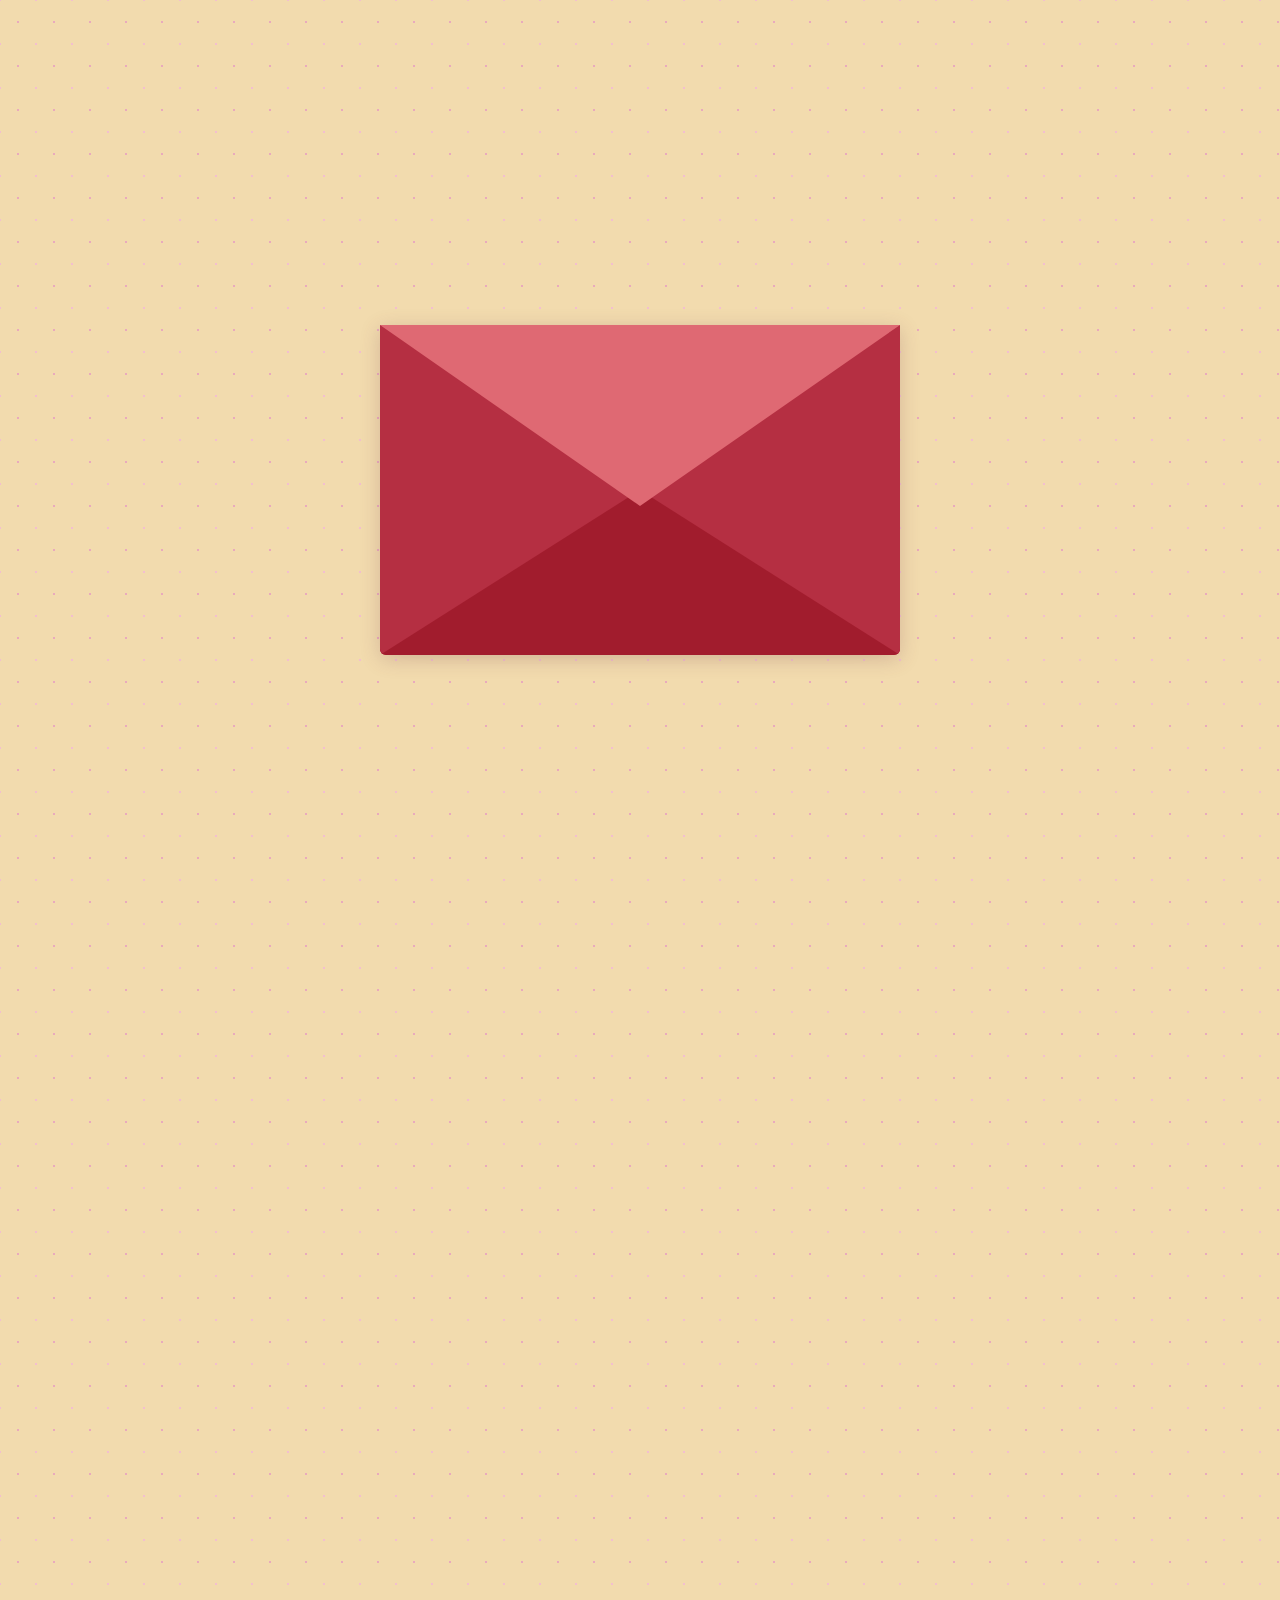
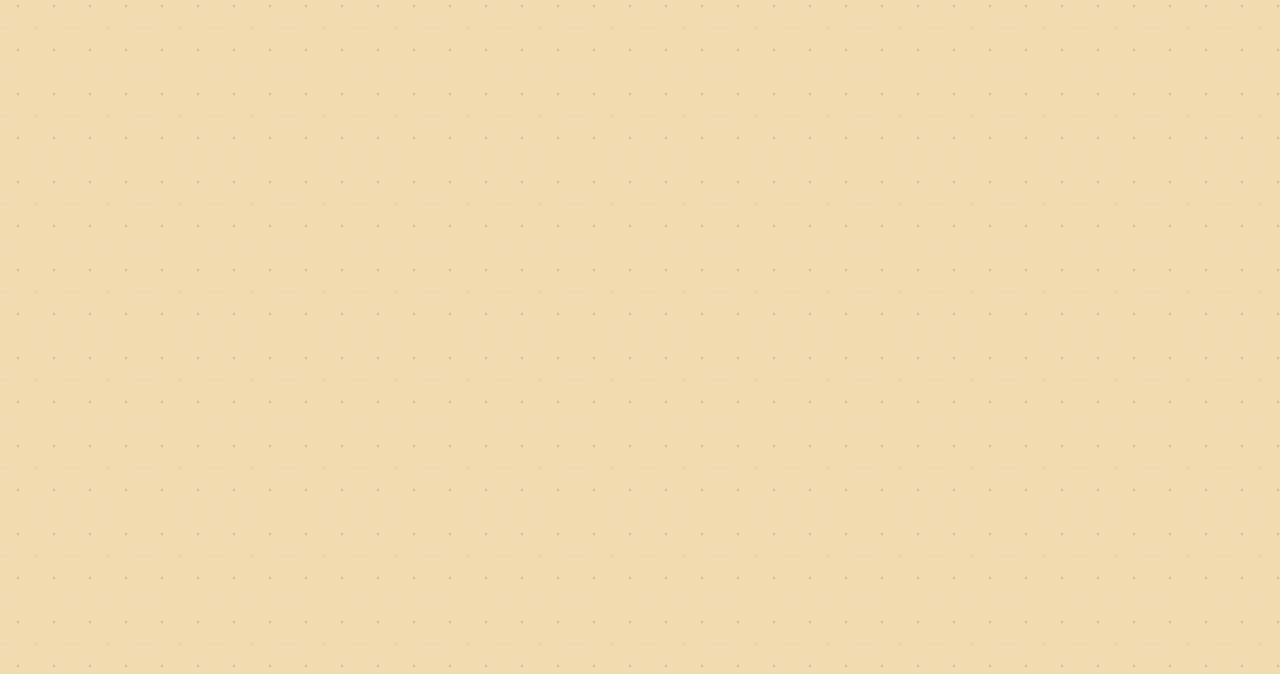
<file: index.html>
<!DOCTYPE html>
<html lang="en">
  <head>
    <meta charset="UTF-8" />
    <title>your invitation</title>
    <link rel="icon" type="image/png" href="favicon.png" />
    <link rel="preconnect" href="https://fonts.googleapis.com" />
    <link rel="preconnect" href="https://fonts.gstatic.com" crossorigin />
    <link
      href="https://fonts.googleapis.com/css2?family=Carattere&display=swap"
      rel="stylesheet" />
    <link rel="stylesheet" href="style.css" />
  </head>
  <body>
    <div class="envelope-wrapper">
      <div id="envelope" class="close" role="button" tabindex="0" aria-label="Open invitation" aria-expanded="false">
        <div class="front flap"></div>
        <div class="front pocket"></div>
        <div class="letter">
          <div class="words line">Dear Guest,</div>
        </div>
        <div class="confetti-container">
          <div class="confetti a1"></div>
          <div class="confetti a2"></div>
          <div class="confetti a3"></div>
          <div class="confetti a4"></div>
          <div class="confetti a5"></div>
        </div>
      </div>
    </div>
    <main id="invitation" class="invitation" aria-hidden="true">
      <div class="invitation-layout">
        <button class="invitation-zoom" type="button" aria-label="View invitation larger">
          <img class="invitation-image" src="invite.png" alt="Birthday party invitation" />
        </button>
        <div class="invitation-actions">
          <div class="rsvp-control">
            <a class="rsvp-link" href="https://partiful.com/e/xofQzETdqb0BGZr73idT" target="_blank" rel="noopener noreferrer" aria-label="Go to the RSVP page">
              <img src="rsvp.png" alt="RSVP" />
            </a>
            <span class="rsvp-label">rsvp</span>
          </div>
          <div class="venue-control">
            <a class="venue-link" href="https://www.google.com/maps/place/P%C3%9ARL+Barbican/@51.5205556,-0.1006305,17z/data=!3m1!4b1!4m6!3m5!1s0x48761bf60373f855:0xc0ab919cf98aa048!8m2!3d51.5205556!4d-0.0980556!16s%2Fg%2F11ms7d8zxk" target="_blank" rel="noopener noreferrer" aria-label="Open the venue location">
              <img src="venue.png" alt="Venue" />
            </a>
            <span class="venue-label">venue</span>
          </div>
          <div class="spotify-control">
            <a class="spotify-link" href="https://open.spotify.com/playlist/0o79EeUhriAtnJVMAKlaz8?si=6aa218fa9a494aad&pt=b7f5988832b7577e162b9c13f13bd283" target="_blank" rel="noopener noreferrer" aria-label="Open the Spotify playlist">
              <img src="vinyl.svg" alt="Spotify playlist" />
            </a>
            <span class="spotify-label">song requests</span>
          </div>
        </div>
      </div>
    </main>
    <div id="image-modal" class="image-modal" hidden>
      <button class="image-modal-close" type="button" aria-label="Close enlarged invitation">Close</button>
      <img src="invite.png" alt="Birthday party invitation enlarged" />
    </div>
    <script src="https://cdnjs.cloudflare.com/ajax/libs/jquery/3.5.1/jquery.min.js"></script>
    <script src="script.js"></script>
  </body>
</html>
</file>
<file: style.css>
@font-face {
  font-family: "Silk Factory";
  src: url("fonts/SilkFactory-Regular.ttf") format("truetype");
  font-weight: normal;
  font-style: normal;
}

#envelope {
  position: relative;
  width: 520px;
  height: 330px;
  border-bottom-left-radius: 6px;
  border-bottom-right-radius: 6px;
  margin-left: auto;
  margin-right: auto;
  top: 0;
  background-color: #c44755;
  box-shadow: 0 4px 20px rgba(117, 63, 78, 0.24);
}

.front {
  position: absolute;
  width: 0;
  height: 0;
  z-index: 3;
}

.flap {
  border-left: 260px solid transparent;
  border-right: 260px solid transparent;
  border-bottom: 151px solid transparent;
  border-top: 181px solid #df6973;
  transform-origin: top;
  pointer-events: none;
}

.pocket {
  border-left: 260px solid #b52f42;
  border-right: 260px solid #b52f42;
  border-bottom: 165px solid #a11c2d;
  border-top: 165px solid transparent;
  border-bottom-left-radius: 6px;
  border-bottom-right-radius: 6px;
}

.letter {
  position: relative;
  background-color: #fffdf8;
  width: 90%;
  margin-left: auto;
  margin-right: auto;
  height: 90%;
  top: 5%;
  border-radius: 6px;
  border: 2px solid #c94f5b;
  box-sizing: border-box;
  box-shadow: 0 2px 26px rgba(0, 0, 0, 0.12);
  font-family: "Carattere", cursive;
}

.letter:after {
  content: "";
  position: absolute;
  top: 0;
  bottom: 0;
  left: 0;
  right: 0;
  border: 1px solid #e56f78;
  border-radius: 3px;
  inset: 8px;
}

.words {
  position: absolute;
  left: 10%;
  width: 80%;
  height: 14%;
  background-color: transparent;
}

.words.line {
  top: 40%;
  text-align: center;
  font-size: 2.7rem;
}

.open .flap {
  transform: rotateX(180deg);
  transition: transform 0.4s ease, z-index 0.6s;
  z-index: 1;
}

.close .flap {
  transform: rotateX(0deg);
  transition: transform 0.4s 0.6s ease, z-index 1s;
  z-index: 5;
}

.close .letter {
  transform: translateY(0px);
  transition: transform 0.4s ease, z-index 1s;
  z-index: 1;
}

.open .letter {
  transform: translateY(-225px);
  transition: transform 0.4s 0.6s ease, z-index 0.6s;
  z-index: 2;
}

.confetti-container {
  position: absolute;
  top: 130px;
  left: 0;
  right: 0;
  z-index: 2;
}

.confetti {
  position: absolute;
  bottom: 0;
  width: 12px;
  height: 26px;
  border-radius: 2px;
  pointer-events: none;
}

.confetti:nth-child(1) {
  left: 20%;
  background: #ffd6e0;
  transform: rotate(18deg);
}

.confetti:nth-child(2) {
  left: 55%;
  background: #f5b6c6;
  transform: rotate(-22deg);
}

.confetti:nth-child(3) {
  left: 10%;
  background: #ffc4d2;
  transform: rotate(35deg);
}

.confetti:nth-child(4) {
  left: 72%;
  background: #eea1b5;
  transform: rotate(-12deg);
}

.confetti:nth-child(5) {
  left: 38%;
  background: #ffe5eb;
  transform: rotate(28deg);
}

.close .confetti-container .confetti {
  opacity: 0;
  animation: none;
}

.confetti.a1 {
  transform: scale(0.6);
  opacity: 0;
  animation: slideUp 4s linear 1, sideSway 2s ease-in-out 4 alternate;
  animation-fill-mode: forwards;
  animation-delay: 0.7s;
}

.confetti.a2 {
  transform: scale(1);
  opacity: 0;
  animation: slideUp 5s linear 1, sideSway 4s ease-in-out 2 alternate;
  animation-fill-mode: forwards;
  animation-delay: 0.7s;
}

.confetti.a3 {
  transform: scale(0.8);
  opacity: 0;
  animation: slideUp 7s linear 1, sideSway 2s ease-in-out 6 alternate;
  animation-fill-mode: forwards;
  animation-delay: 0.7s;
}

.confetti.a4,
.confetti.a5 {
  opacity: 0;
  animation: slideUp 6s linear 1, sideSway 3s ease-in-out 4 alternate;
  animation-fill-mode: forwards;
  animation-delay: 0.7s;
}

@keyframes slideUp {
  0% {
    top: 0;
    opacity: 0;
  }
  5% {
    opacity: 1;
  }
  100% {
    top: -600px;
    opacity: 0;
  }
}
@keyframes sideSway {
  0% {
    margin-left: 0px;
  }
  100% {
    margin-left: 50px;
  }
}
.envelope-wrapper {
  height: 100vh;
  display: flex;
  align-items: center;
  justify-content: center;
  transform: translateY(40px);
}

body {
  overflow-x: hidden;
  color: #3d3040;
  margin: 0;
  min-height: 100vh;
  background-color: #f2dbae;
  background-image: radial-gradient(#e9aabd 1px, transparent 1px), radial-gradient(#f3bfcf 1px, transparent 1px);
  background-position: 0 0, 18px 22px;
  background-size: 36px 44px;
}

.envelope-wrapper {
  max-width: 100vw;
  position: relative;
  z-index: 2;
  transition: opacity 0.7s ease, transform 0.8s ease;
}

#envelope {
  cursor: pointer;
  transition: transform 0.25s ease, box-shadow 0.25s ease;
}

#envelope:hover,
#envelope:focus-visible {
  transform: translateY(-8px) rotate(-1deg);
  box-shadow: 0 16px 30px rgba(114, 61, 50, 0.28);
  outline: none;
}

#envelope.open {
  cursor: default;
}

.open .flap,
.open .letter {
  transition-duration: 0.65s;
}

.invitation {
  display: grid;
  min-height: 100vh;
  place-items: center;
  padding: 8rem 1.5rem;
  box-sizing: border-box;
  opacity: 0;
  transform: translateY(30px);
  pointer-events: none;
  transition: opacity 0.9s ease, transform 0.9s ease;
}

.invitation-layout {
  display: grid;
  grid-template-columns: 1fr;
  justify-items: center;
  gap: 2rem;
  width: min(100%, 760px);
}

.invitation.is-visible {
  opacity: 1;
  transform: translateY(0);
  pointer-events: auto;
}

.invitation-zoom {
  display: block;
  width: min(100%, 620px);
  padding: 0;
  border: 0;
  background: transparent;
  cursor: zoom-in;
}

.invitation-image {
  display: block;
  width: 100%;
  height: auto;
  box-shadow: 12px 12px 0 rgba(217, 83, 79, 0.16);
  transition: transform 0.25s ease, box-shadow 0.25s ease;
}

.invitation-zoom:hover .invitation-image,
.invitation-zoom:focus-visible .invitation-image {
  transform: translateY(-4px);
  box-shadow: 14px 16px 0 rgba(217, 83, 79, 0.2);
}

.invitation-zoom:focus-visible {
  outline: 3px solid #d96b8a;
  outline-offset: 7px;
}

.invitation-actions {
  display: flex;
  align-items: flex-end;
  justify-content: center;
  gap: 2rem;
}

.rsvp-control {
  display: grid;
  justify-items: center;
  gap: 0.35rem;
}

.rsvp-link {
  display: block;
  width: 110px;
  filter: drop-shadow(0 8px 18px rgba(117, 63, 78, 0.2));
  transition: filter 0.2s ease;
}

.rsvp-link img {
  display: block;
  width: 100%;
  height: auto;
}

.rsvp-link:hover,
.rsvp-link:focus-visible {
  animation: rsvpShake 0.45s ease-in-out;
  outline: none;
}

.rsvp-label {
  color: #a94065;
  font-family: "Silk Factory", cursive;
  font-size: 1.25rem;
}

.spotify-link {
  display: block;
  width: 110px;
  border-radius: 50%;
  box-shadow: 0 8px 18px rgba(117, 63, 78, 0.2);
  transition: box-shadow 0.2s ease;
}

.spotify-control {
  display: grid;
  justify-items: center;
  gap: 0.35rem;
}

.spotify-label {
  color: #a94065;
  font-family: "Silk Factory", cursive;
  font-size: 1.25rem;
}

.spotify-link img {
  display: block;
  width: 100%;
  height: auto;
  border-radius: 50%;
}

.spotify-link:hover,
.spotify-link:focus-visible {
  animation: recordSpin 1.2s linear infinite;
  outline: none;
}

.venue-control {
  display: grid;
  justify-items: center;
  gap: 0.35rem;
}

.venue-link {
  display: block;
  width: 110px;
  text-decoration: none;
  filter: drop-shadow(0 8px 18px rgba(117, 63, 78, 0.2));
}

.venue-link img {
  display: block;
  width: 100%;
  height: auto;
}

.venue-link:hover,
.venue-link:focus-visible {
  animation: rsvpShake 0.45s ease-in-out;
  outline: none;
}

.venue-label {
  color: #a94065;
  font-family: "Silk Factory", cursive;
  font-size: 1.25rem;
}

@keyframes recordSpin {
  to {
    transform: rotate(360deg);
  }
}

@keyframes rsvpShake {
  0%,
  100% {
    transform: rotate(0deg);
  }
  25% {
    transform: rotate(-5deg) translateX(-3px);
  }
  75% {
    transform: rotate(5deg) translateX(3px);
  }
}

.image-modal {
  position: fixed;
  inset: 0;
  z-index: 20;
  display: grid;
  place-items: center;
  padding: 2rem;
  background: rgba(61, 48, 64, 0.82);
}

.image-modal[hidden] {
  display: none;
}

.image-modal img {
  display: block;
  max-width: min(92vw, 760px);
  max-height: 90vh;
  width: auto;
  height: auto;
  box-shadow: 0 18px 45px rgba(0, 0, 0, 0.3);
}

.image-modal-close {
  position: absolute;
  top: 1rem;
  right: 1rem;
  padding: 0.6rem 0.9rem;
  border: 1px solid #fff8f5;
  color: #fff8f5;
  background: transparent;
  font: 700 0.75rem Georgia, serif;
  letter-spacing: 0.08em;
  text-transform: uppercase;
  cursor: pointer;
}

.modal-open {
  overflow: hidden;
}

@media (max-width: 600px) {
  .envelope-wrapper {
    transform: translateY(10px) scale(min(0.72, calc((100vw - 1rem) / 520)));
    transform-origin: center;
  }

  .invitation {
    padding: 5rem 1rem;
  }

  .invitation-zoom {
    width: 100%;
  }

  .invitation-image {
    box-shadow: 7px 7px 0 rgba(217, 83, 79, 0.16);
  }

  .invitation-actions {
    gap: 1rem;
  }

  .rsvp-link,
  .spotify-link,
  .venue-link {
    width: 84px;
  }

}

@media (prefers-reduced-motion: reduce) {
  *,
  *::before,
  *::after {
    scroll-behavior: auto !important;
    transition-duration: 0.01ms !important;
    animation-duration: 0.01ms !important;
    animation-iteration-count: 1 !important;
  }
}
</file>
